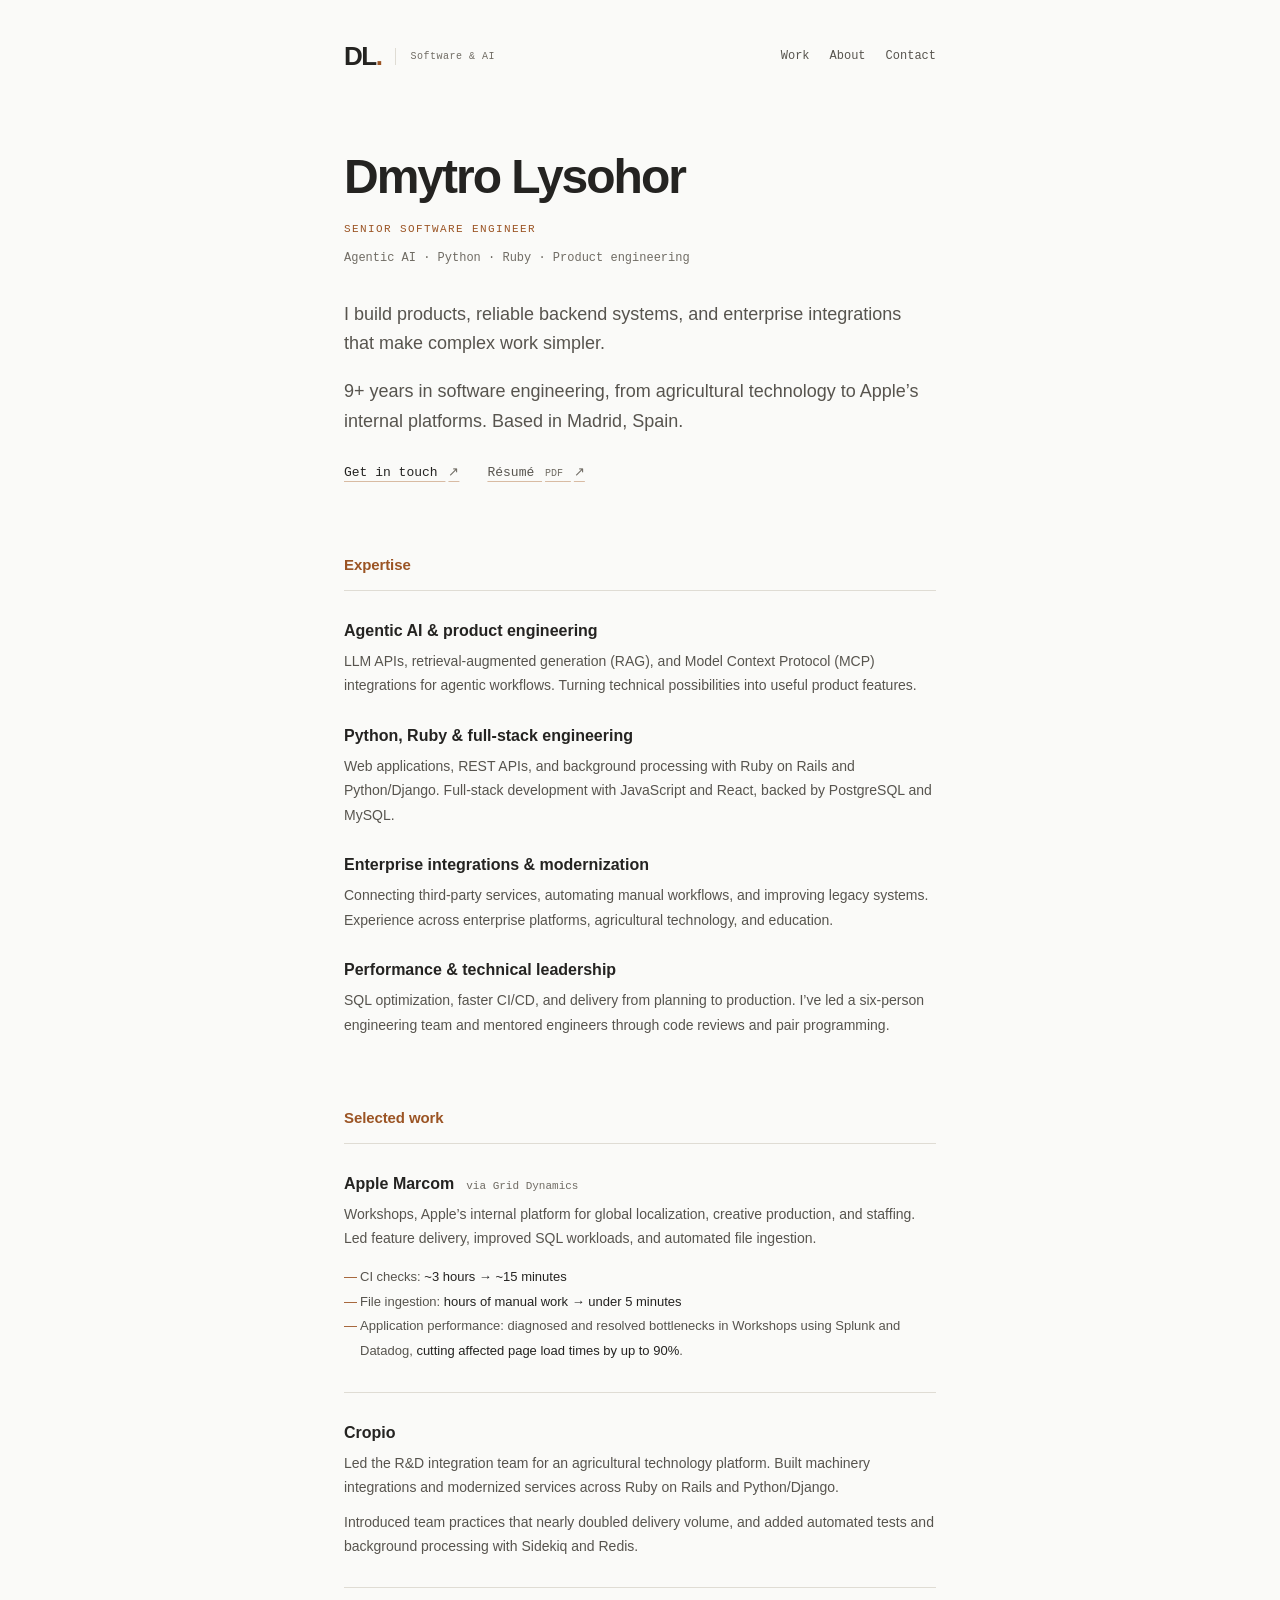
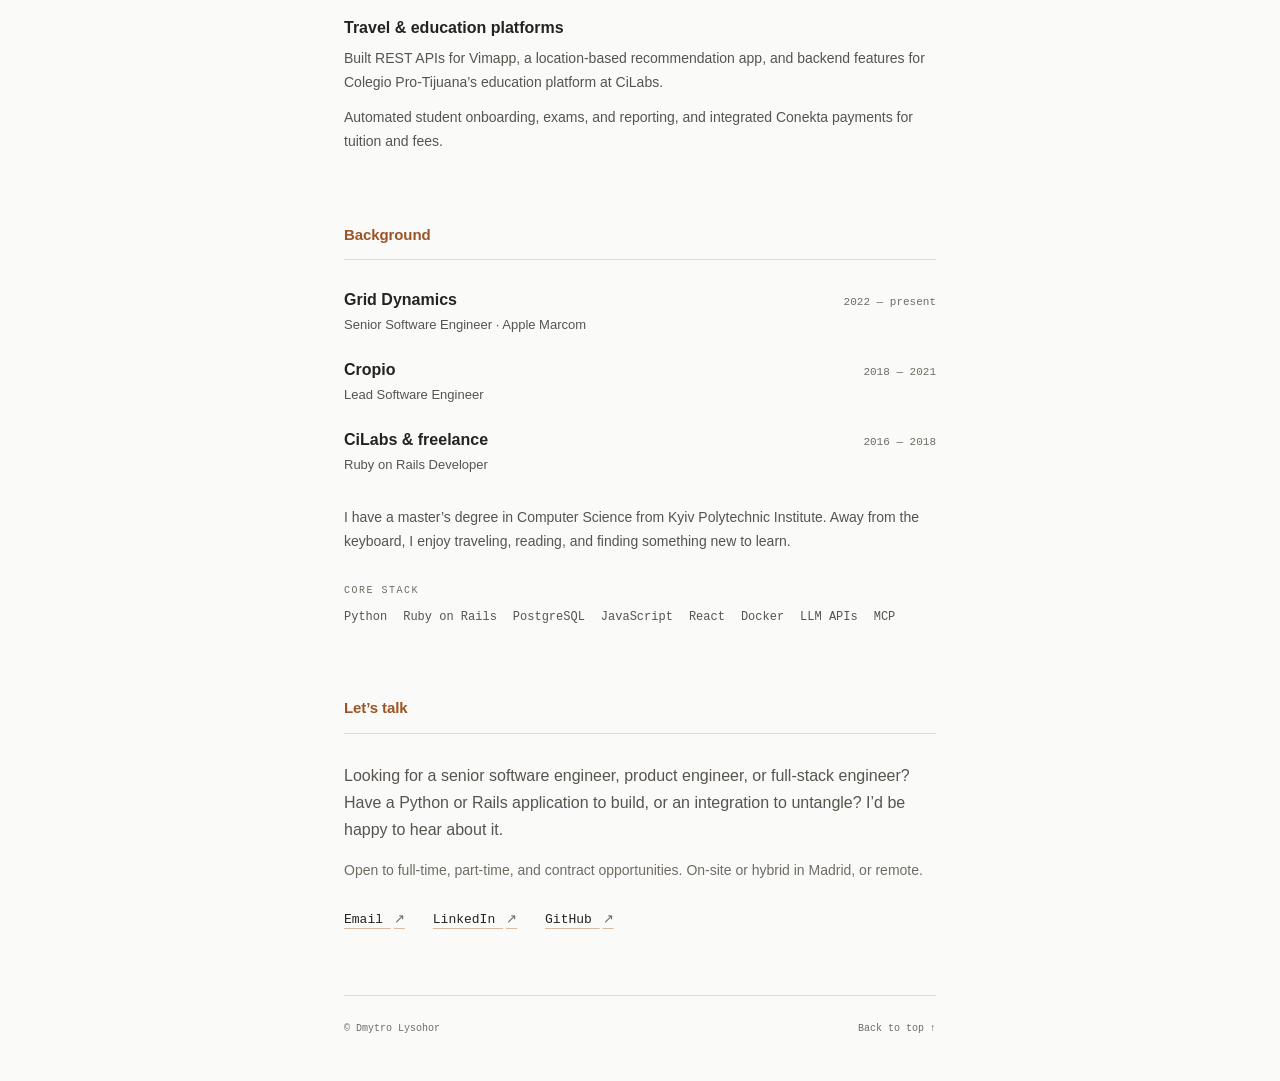
<file: index.html>
<!doctype html>
<html lang="en">
  <head>
    <meta charset="utf-8">
    <meta name="viewport" content="width=device-width, initial-scale=1">
    <title>Dmytro Lysohor — Senior Software Engineer | Agentic AI</title>
    <meta name="description" content="Dmytro Lysohor, Senior Software Engineer and Product Engineer in Madrid. Agentic AI, Python, Ruby on Rails, full-stack development, and enterprise integrations.">
    <meta name="author" content="Dmytro Lysohor">
    <meta name="robots" content="index, follow, max-image-preview:large">
    <meta name="theme-color" content="#fafaf8" media="(prefers-color-scheme: light)">
    <meta name="theme-color" content="#1b1a18" media="(prefers-color-scheme: dark)">
    <link rel="canonical" href="https://13ld.github.io/">
    <link rel="icon" href="assets/favicon.svg" type="image/svg+xml">
    <link rel="icon" href="assets/favicon.png" type="image/png" sizes="48x48">
    <link rel="apple-touch-icon" href="assets/apple-touch-icon.png" sizes="180x180">
    <link rel="stylesheet" href="stylesheets/main.css?v=bd1404e1b630">

    <meta property="og:type" content="profile">
    <meta property="og:locale" content="en_US">
    <meta property="og:site_name" content="Dmytro Lysohor">
    <meta property="og:title" content="Dmytro Lysohor — Senior Software Engineer | Agentic AI">
    <meta property="og:description" content="Agentic AI, Python, Ruby, enterprise integrations, and product engineering. 9+ years of experience. Based in Madrid, open to local and remote roles.">
    <meta property="og:url" content="https://13ld.github.io/">
    <meta property="og:image" content="https://13ld.github.io/assets/social-preview.png">
    <meta property="og:image:type" content="image/png">
    <meta property="og:image:width" content="1200">
    <meta property="og:image:height" content="630">
    <meta property="og:image:alt" content="Dmytro Lysohor — Senior Software Engineer. Agentic AI, Python, Ruby, enterprise integrations, and product engineering. Madrid, Spain.">
    <meta property="profile:first_name" content="Dmytro">
    <meta property="profile:last_name" content="Lysohor">
    <meta name="twitter:card" content="summary_large_image">
    <meta name="twitter:title" content="Dmytro Lysohor — Senior Software Engineer | Agentic AI">
    <meta name="twitter:description" content="Agentic AI, Python, Ruby, enterprise integrations, and product engineering. Madrid, Spain · Open to local and remote opportunities.">
    <meta name="twitter:image" content="https://13ld.github.io/assets/social-preview.png">
    <meta name="twitter:image:alt" content="Dmytro Lysohor — Senior Software Engineer. Agentic AI, Python, Ruby, enterprise integrations, and product engineering. Madrid, Spain.">

    <script type="application/ld+json">
      {
        "@context": "https://schema.org",
        "@graph": [
          {
            "@type": "ProfilePage",
            "@id": "https://13ld.github.io/#profile",
            "url": "https://13ld.github.io/",
            "name": "Dmytro Lysohor — Senior Software Engineer | Agentic AI",
            "description": "The portfolio of Dmytro Lysohor, a Senior Software Engineer and Product Engineer in Madrid, working with agentic AI, Python, Ruby, and enterprise integrations.",
            "inLanguage": "en",
            "mainEntity": { "@id": "https://13ld.github.io/#person" }
          },
          {
            "@type": "Person",
            "@id": "https://13ld.github.io/#person",
            "name": "Dmytro Lysohor",
            "givenName": "Dmytro",
            "familyName": "Lysohor",
            "url": "https://13ld.github.io/",
            "jobTitle": "Senior Software Engineer",
            "description": "Senior Software Engineer and Product Engineer with 9+ years in web applications, backend systems, and enterprise integrations. Focused on agentic AI, Python, and Ruby.",
            "homeLocation": { "@type": "Place", "name": "Madrid, Spain" },
            "worksFor": { "@type": "Organization", "name": "Grid Dynamics" },
            "alumniOf": { "@type": "CollegeOrUniversity", "name": "Kyiv Polytechnic Institute" },
            "knowsAbout": [
              "Agentic AI", "Product engineering", "Enterprise integrations",
              "Ruby", "Ruby on Rails", "Backend development", "Full-stack engineering",
              "REST APIs", "Third-party integrations", "JavaScript", "React",
              "Python", "Django", "PostgreSQL", "MySQL", "SQL optimization",
              "Legacy modernization", "System design", "RSpec", "CI/CD",
              "Technical leadership", "Mentoring", "LLM API integrations",
              "Model Context Protocol", "Retrieval-augmented generation"
            ],
            "sameAs": [
              "https://github.com/13LD",
              "https://www.linkedin.com/in/dmytro-lysogor-9b961411b/"
            ]
          }
        ]
      }
    </script>
  </head>
  <body>
    <a class="skip-link" href="#main">Skip to content</a>
    <div class="page" id="top">
      <header class="site-header">
        <a class="wordmark" href="#top" aria-label="Dmytro Lysohor, back to top"><span class="monogram" aria-hidden="true">DL<span>.</span></span><span class="brand-caption">Software &amp; AI</span></a>
        <nav aria-label="Main navigation">
          <a href="#work">Work</a>
          <a href="#about">About</a>
          <a href="#contact">Contact</a>
        </nav>
      </header>

      <main id="main" tabindex="-1">
        <section class="intro" aria-labelledby="intro-title">
          <h1 id="intro-title">Dmytro Lysohor</h1>
          <p class="eyebrow">Senior Software Engineer</p>
          <p class="focus-line">Agentic AI · Python · Ruby · Product engineering</p>
          <div class="intro-copy">
            <p>I build products, reliable backend systems, and enterprise integrations that make complex work simpler.</p>
            <p>9+ years in software engineering, from agricultural technology to Apple’s internal platforms. Based in Madrid, Spain.</p>
          </div>
          <div class="intro-links">
            <a class="text-link" href="mailto:d.lysohor@gmail.com">Get in touch <span aria-hidden="true">↗</span></a>
            <a class="text-link secondary-link" href="lysohor_cv.pdf" target="_blank" rel="noopener noreferrer">Résumé <span class="file-type">PDF</span><span class="visually-hidden"> (opens in a new tab)</span> <span aria-hidden="true">↗</span></a>
          </div>
        </section>

        <section class="section" aria-labelledby="expertise-title">
          <h2 class="section-heading" id="expertise-title">Expertise</h2>
          <ul class="entry-list">
            <li>
              <h3>Agentic AI &amp; product engineering</h3>
              <p>LLM APIs, retrieval-augmented generation (RAG), and Model Context Protocol (MCP) integrations for agentic workflows. Turning technical possibilities into useful product features.</p>
            </li>
            <li>
              <h3>Python, Ruby &amp; full-stack engineering</h3>
              <p>Web applications, REST APIs, and background processing with Ruby on Rails and Python/Django. Full-stack development with JavaScript and React, backed by PostgreSQL and MySQL.</p>
            </li>
            <li>
              <h3>Enterprise integrations &amp; modernization</h3>
              <p>Connecting third-party services, automating manual workflows, and improving legacy systems. Experience across enterprise platforms, agricultural technology, and education.</p>
            </li>
            <li>
              <h3>Performance &amp; technical leadership</h3>
              <p>SQL optimization, faster CI/CD, and delivery from planning to production. I’ve led a six-person engineering team and mentored engineers through code reviews and pair programming.</p>
            </li>
          </ul>
        </section>

        <section class="section" id="work" aria-labelledby="work-title" tabindex="-1">
          <h2 class="section-heading" id="work-title">Selected work</h2>
          <div class="work-list">
            <article class="work-entry">
              <div class="entry-heading"><h3>Apple Marcom</h3><span class="entry-note">via Grid Dynamics</span></div>
              <p>Workshops, Apple’s internal platform for global localization, creative production, and staffing. Led feature delivery, improved SQL workloads, and automated file ingestion.</p>
              <ul class="outcomes" aria-label="Selected results at Apple Marcom">
                <li>CI checks: <strong>~3 hours → ~15 minutes</strong></li>
                <li>File ingestion: <strong>hours of manual work → under 5 minutes</strong></li>
                <li>Application performance: diagnosed and resolved bottlenecks in Workshops using Splunk and Datadog, <strong>cutting affected page load times by up to 90%</strong>.</li>
              </ul>
            </article>
            <article class="work-entry">
              <h3>Cropio</h3>
              <p>Led the R&amp;D integration team for an agricultural technology platform. Built machinery integrations and modernized services across Ruby on Rails and Python/Django.</p>
              <p class="work-detail">Introduced team practices that nearly doubled delivery volume, and added automated tests and background processing with Sidekiq and Redis.</p>
            </article>
            <article class="work-entry">
              <h3>Travel &amp; education platforms</h3>
              <p>Built REST APIs for Vimapp, a location-based recommendation app, and backend features for Colegio Pro-Tijuana’s education platform at CiLabs.</p>
              <p class="work-detail">Automated student onboarding, exams, and reporting, and integrated Conekta payments for tuition and fees.</p>
            </article>
          </div>
        </section>

        <section class="section" id="about" aria-labelledby="about-title" tabindex="-1">
          <h2 class="section-heading" id="about-title">Background</h2>
          <div class="section-body">
          <ol class="experience-list" aria-label="Engineering experience">
            <li>
              <div><h3>Grid Dynamics</h3><p>Senior Software Engineer · Apple Marcom</p></div>
              <span class="period"><time datetime="2022-01">2022</time> — present</span>
            </li>
            <li>
              <div><h3>Cropio</h3><p>Lead Software Engineer</p></div>
              <span class="period"><time datetime="2018-05">2018</time> — <time datetime="2021-12">2021</time></span>
            </li>
            <li>
              <div><h3>CiLabs &amp; freelance</h3><p>Ruby on Rails Developer</p></div>
              <span class="period"><time datetime="2016-12">2016</time> — <time datetime="2018-05">2018</time></span>
            </li>
          </ol>
          <p class="about-copy">I have a master’s degree in Computer Science from Kyiv Polytechnic Institute. Away from the keyboard, I enjoy traveling, reading, and finding something new to learn.</p>
          <p class="stack-label">Core stack</p>
          <ul class="stack" aria-label="Core technologies">
            <li>Python</li><li>Ruby on Rails</li><li>PostgreSQL</li><li>JavaScript</li><li>React</li><li>Docker</li><li>LLM APIs</li><li>MCP</li>
          </ul>
          </div>
        </section>

        <section class="section contact" id="contact" aria-labelledby="contact-title" tabindex="-1">
          <h2 class="section-heading" id="contact-title">Let’s talk</h2>
          <div class="section-body">
          <p>Looking for a senior software engineer, product engineer, or full-stack engineer? Have a Python or Rails application to build, or an integration to untangle? I’d be happy to hear about it.</p>
          <p class="availability">Open to full-time, part-time, and contract opportunities. On-site or hybrid in Madrid, or remote.</p>
          <ul class="social-links" aria-label="Contact links">
            <li><a class="text-link email-link" href="mailto:d.lysohor@gmail.com" aria-label="Email Dmytro Lysohor at d.lysohor@gmail.com">Email <span aria-hidden="true">↗</span></a></li>
            <li><a class="text-link" href="https://www.linkedin.com/in/dmytro-lysogor-9b961411b/" target="_blank" rel="noopener noreferrer">LinkedIn <span aria-hidden="true">↗</span><span class="visually-hidden"> (opens in a new tab)</span></a></li>
            <li><a class="text-link" href="https://github.com/13LD" target="_blank" rel="noopener noreferrer">GitHub <span aria-hidden="true">↗</span><span class="visually-hidden"> (opens in a new tab)</span></a></li>
          </ul>
          </div>
        </section>
      </main>

      <footer class="site-footer">
        <p>© Dmytro Lysohor</p>
        <a href="#top">Back to top <span aria-hidden="true">↑</span></a>
      </footer>
    </div>
  </body>
</html>
</file>
<file: stylesheets/main.css>
:root {
  color-scheme: light dark;
  --paper: #fafaf8;
  --ink: #242321;
  --body: #57544e;
  --muted: #706c64;
  --accent: #9b5424;
  --rule: #dfdcd4;
  --accent-rule: #d8bba3;
  --selection: #f2dec7;
  --sans: -apple-system, BlinkMacSystemFont, "Segoe UI", sans-serif;
  --mono: "SFMono-Regular", Consolas, "Liberation Mono", monospace;
}

*, *::before, *::after { box-sizing: border-box; }
html { scroll-behavior: smooth; scroll-padding-top: 2rem; -webkit-text-size-adjust: 100%; }
body {
  margin: 0;
  background: var(--paper);
  color: var(--body);
  font-family: var(--sans);
  font-size: 16px;
  line-height: 1.7;
  -webkit-font-smoothing: antialiased;
}
::selection { background: var(--selection); color: var(--ink); }
a {
  color: inherit;
  text-decoration-thickness: 1px;
  text-underline-offset: 5px;
  transition: color 150ms ease, text-decoration-color 150ms ease;
}
a:hover { color: var(--accent); }
a:focus-visible { outline: 2px solid var(--accent); outline-offset: 6px; border-radius: 2px; }
h1, h2, h3, p { margin: 0; }
h1, h3, strong { color: var(--ink); }
.page { max-width: 640px; margin: 0 auto; padding: 38px 24px 44px; }
.site-header {
  display: flex;
  align-items: center;
  justify-content: space-between;
  gap: 24px;
  margin-bottom: 76px;
  font-family: var(--mono);
  font-size: 12px;
}
.site-header a, .site-footer a { text-decoration: none; }
.wordmark { display: inline-flex; align-items: center; gap: 14px; color: var(--ink); }
.monogram { font-family: var(--sans); font-size: 26px; font-weight: 650; letter-spacing: -1.5px; line-height: 1; }
.monogram span { color: var(--accent); }
.brand-caption { padding-left: 14px; border-left: 1px solid var(--rule); color: var(--muted); font-size: 10px; letter-spacing: 0.5px; }
nav { display: flex; gap: 20px; }
nav a { padding: 8px 0; }
h1 { font-size: clamp(34px, 7vw, 48px); font-weight: 600; letter-spacing: -2px; line-height: 1.12; }
.eyebrow {
  margin-top: 16px;
  color: var(--accent);
  font-family: var(--mono);
  font-size: 11px;
  letter-spacing: 1.4px;
  line-height: 1.8;
  text-transform: uppercase;
}
.focus-line { margin-top: 8px; color: var(--muted); font-family: var(--mono); font-size: 12px; line-height: 1.8; }
.intro-copy { margin-top: 30px; font-size: 18px; line-height: 1.65; }
.intro-copy p + p { margin-top: 18px; }
.intro-links, .social-links {
  display: flex;
  align-items: center;
  gap: 14px 28px;
  margin-top: 26px;
  font-family: var(--mono);
  font-size: 13px;
}
.intro-links { flex-wrap: wrap; }
.text-link { color: var(--ink); text-decoration-color: var(--accent-rule); }
.text-link:hover { text-decoration-color: var(--accent); }
.text-link span[aria-hidden] { margin-left: 3px; color: var(--muted); }
.secondary-link { color: var(--body); }
.file-type { margin-left: 3px; font-size: 10px; color: var(--muted); }
.section { margin-top: 68px; }
.section-heading {
  margin-bottom: 28px;
  padding-bottom: 12px;
  border-bottom: 1px solid var(--rule);
  color: var(--accent);
  font-size: 15px;
  font-weight: 600;
  letter-spacing: -0.1px;
}
.entry-list, .experience-list, .outcomes, .social-links, .stack { padding: 0; list-style: none; }
.entry-list, .experience-list { margin: 0; }
h3 { font-size: 16px; font-weight: 600; line-height: 1.5; }
.entry-list li + li { margin-top: 26px; }
.entry-list p, .work-entry p { margin-top: 6px; font-size: 14px; line-height: 1.75; }
.work-entry + .work-entry { margin-top: 28px; padding-top: 28px; border-top: 1px solid var(--rule); }
.entry-heading { display: flex; flex-wrap: wrap; align-items: baseline; gap: 6px 12px; }
.entry-note { color: var(--muted); font-family: var(--mono); font-size: 11px; }
.outcomes { margin: 14px 0 0; font-size: 13px; line-height: 1.9; }
.outcomes li { position: relative; padding-left: 16px; }
.outcomes li::before { position: absolute; left: 0; content: "—"; color: var(--accent); }
.outcomes strong { font-weight: 500; }
.work-entry .work-detail { margin-top: 10px; }
.experience-list li { display: flex; justify-content: space-between; align-items: baseline; gap: 10px 20px; }
.experience-list li + li { margin-top: 22px; }
.experience-list p { margin-top: 2px; font-size: 13px; }
.period { flex-shrink: 0; color: var(--muted); font-family: var(--mono); font-size: 11px; }
.about-copy { margin-top: 30px; font-size: 14px; }
.stack-label { margin-top: 28px; color: var(--muted); font-family: var(--mono); font-size: 10px; letter-spacing: 1.5px; text-transform: uppercase; }
.stack { display: flex; flex-wrap: wrap; gap: 5px 16px; margin: 8px 0 0; font-family: var(--mono); font-size: 12px; }
.contact .section-body > p { font-size: 16px; }
.contact .section-body .availability { margin-top: 16px; color: var(--muted); font-size: 14px; }
.social-links { flex-wrap: nowrap; margin-bottom: 0; white-space: nowrap; }
.social-links li { flex-shrink: 0; }
.site-footer {
  display: flex;
  flex-wrap: nowrap;
  align-items: center;
  justify-content: space-between;
  gap: 16px;
  margin-top: 64px;
  padding-top: 24px;
  border-top: 1px solid var(--rule);
  color: var(--muted);
  font-family: var(--mono);
  font-size: 10px;
  white-space: nowrap;
}
.visually-hidden { position: absolute; width: 1px; height: 1px; overflow: hidden; clip-path: inset(50%); white-space: nowrap; }
.skip-link {
  position: fixed;
  top: 12px;
  left: 12px;
  z-index: 1;
  padding: 8px 16px;
  transform: translateY(-200%);
  border: 1px solid var(--accent);
  background: var(--paper);
  color: var(--ink);
}
.skip-link:focus { transform: translateY(0); }

@media (max-width: 480px) {
  .page { padding: 24px 22px 32px; }
  .site-header { gap: 12px; margin-bottom: 56px; font-size: 10px; }
  .brand-caption { display: none; }
  nav { gap: 14px; }
  h1 { letter-spacing: -1.5px; }
  .eyebrow { max-width: 280px; font-size: 10px; letter-spacing: 1.1px; }
  .intro-copy { font-size: 17px; }
  .section { margin-top: 54px; }
  .experience-list li { flex-direction: column; gap: 4px; }
  .social-links { gap: 24px; font-size: 12px; }
}

@media (prefers-color-scheme: dark) {
  :root {
    --paper: #1b1a18;
    --ink: #f0ede7;
    --body: #c1bbb1;
    --muted: #a9a195;
    --accent: #e6ad7e;
    --rule: #38342e;
    --accent-rule: #705540;
    --selection: #5c412c;
  }
}

@media (prefers-reduced-motion: reduce) {
  html { scroll-behavior: auto; }
  a { transition: none; }
}

@media print {
  :root { --paper: #fff; --ink: #000; --body: #333; --muted: #555; --accent: #333; --rule: #ccc; --accent-rule: #ccc; }
  .page { max-width: none; padding: 0; }
  .site-header, .site-footer, .skip-link, .intro-links { display: none; }
  .section { margin-top: 28px; }
  .section-heading { margin-bottom: 16px; }
  .work-entry, .entry-list li, .experience-list li { break-inside: avoid; }
}
</file>
